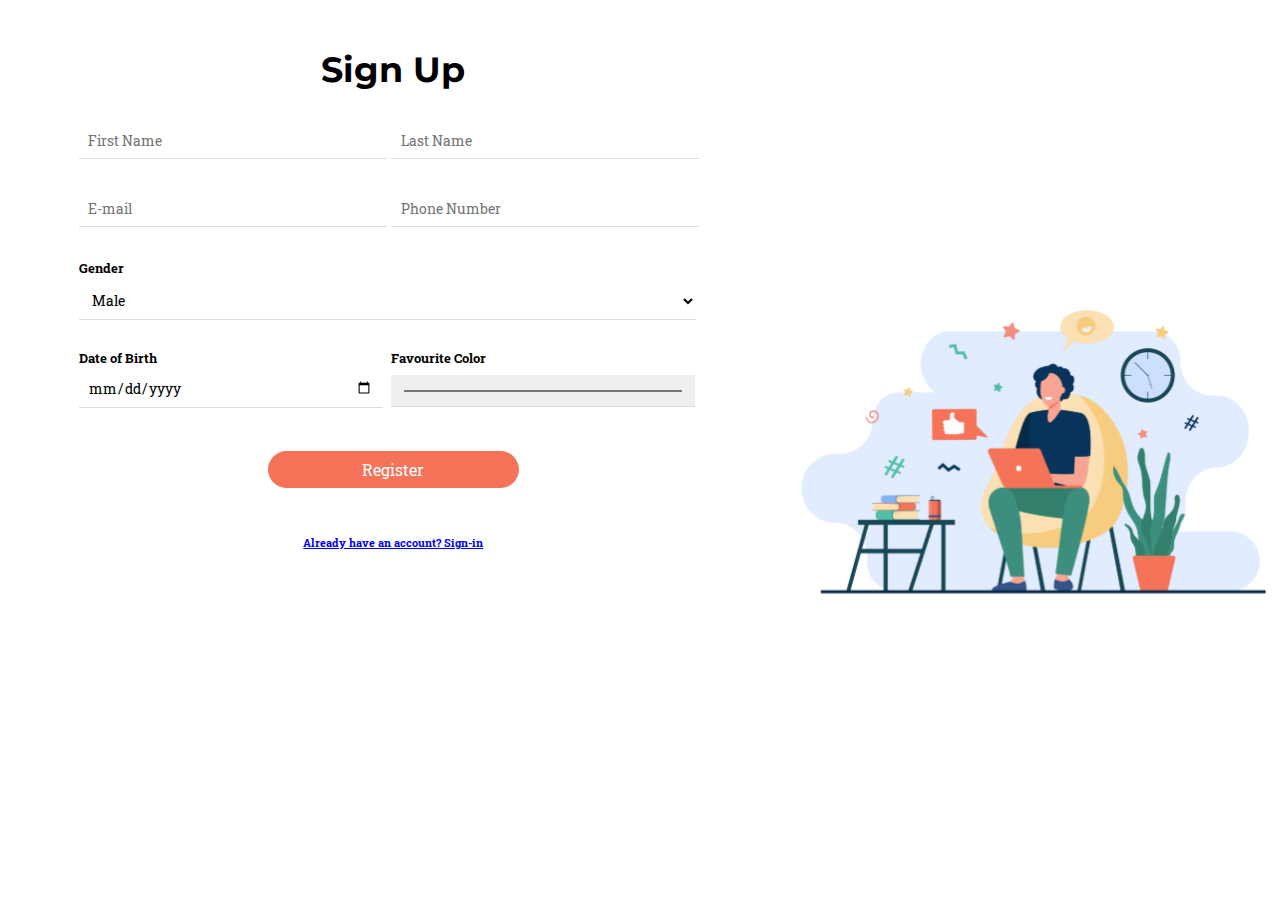
<file: index.html>
<!DOCTYPE html>
<html lang="en">
<head>
  <meta charset="UTF-8">
  <meta http-equiv="X-UA-Compatible" content="IE=edge">
  <meta name="viewport" content="width=device-width, initial-scale=1.0">
  <link rel="stylesheet" href="./Resources/CSS/style.css">
  <title>Register</title>
</head>
<body>
  <section class="registration">
    <div class="form-section">
      <h1>Sign Up</h1>

      <form action="./Resources/verify/verify.html">
        <div class="form-input">
          <input type="text" placeholder="First Name" required>
          <input type="text" placeholder="Last Name" required>
        </div>

        <div class="form-input">
          <input type="email" placeholder="E-mail" required>
          <input type="tel" placeholder="Phone Number" required>
        </div>

        <div class="form-input">
          <div class="gender-section">
            <h5 for="gender">Gender</h5>
            <select name="gender" id="gender" required>
              <option value="male">Male</option>
              <option value="female">Female</option>
              <option value="others">Others</option>
            </select>
          </div>

          <div class="DOB_color">
            <div class="date-section">
              <h5 for="date">Date of Birth</h5>
              <input class="DOB" type="date" id="date">
            </div>
  
            <div class="fav-color">
              <h5 for="">Favourite Color</h5>
              <input class="color" type="color">
            </div>
          </div>

          <div class="btn-section">
            <button class="btn" type="submit">Register</button>
          </div>
        </div>

        <div class="sign-in">
          <a href="./Resources/login/login.html">
            <h5>Already have an account? Sign-in</h5>
          </a>
        </div>
      </form>
    </div>

    <div class="image">
      <img src="./Resources/images/Register.svg" alt="">
    </div>

  </section>
</body>
</html>
</file>
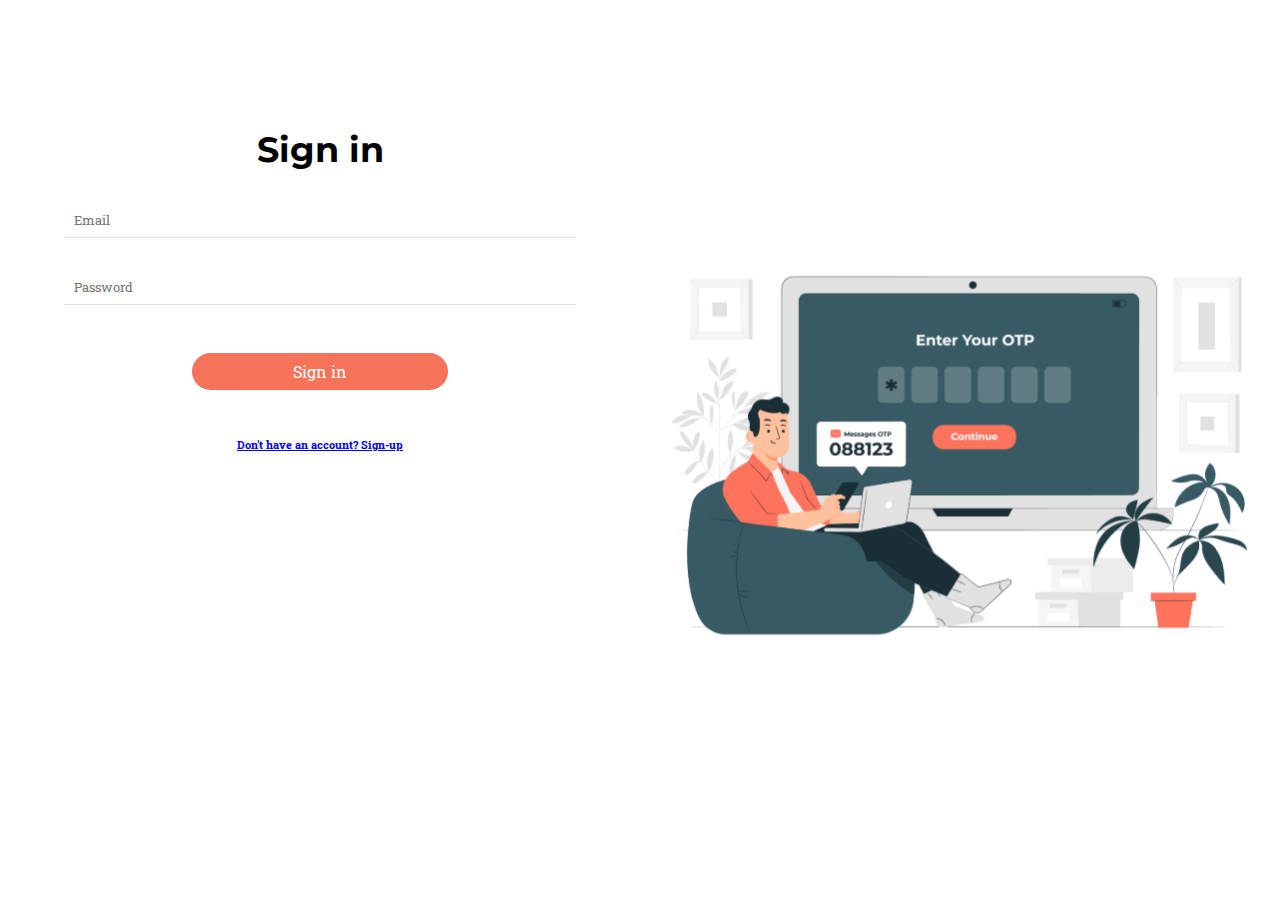
<file: Resources/login/login.html>
<!DOCTYPE html>
<html lang="en">
<head>
  <meta charset="UTF-8">
  <meta http-equiv="X-UA-Compatible" content="IE=edge">
  <meta name="viewport" content="width=device-width, initial-scale=1.0">
  <link rel="stylesheet" href="../CSS/style.css">
  <title>Sign in</title>
</head>
<body>
  <section class="login">
    <div class="login-form">
      <h1>Sign in</h1>
      <form action="../success/success.html">
        <div class="form-input2">
          <input type="email" placeholder="Email" required>
        </div>
        <div class="form-input2">
          <input type="password" placeholder="Password" pattern=".*[0-9]{8,}" title="Eight or more characters from 0-9" required>
        </div>

        <div class="btn-section">
          <button class="btn" type="submit">Sign in</button>
        </div>

        <div class="sign-in">
          <a href="../../index.html">
            <h5>Don't have an account? Sign-up</h5>
          </a>
        </div>
      </form>
    </div>

    <div class="image">
      <img src="../images/login.svg" alt="">
    </div>
  </section>
</body>
</html>
</file>
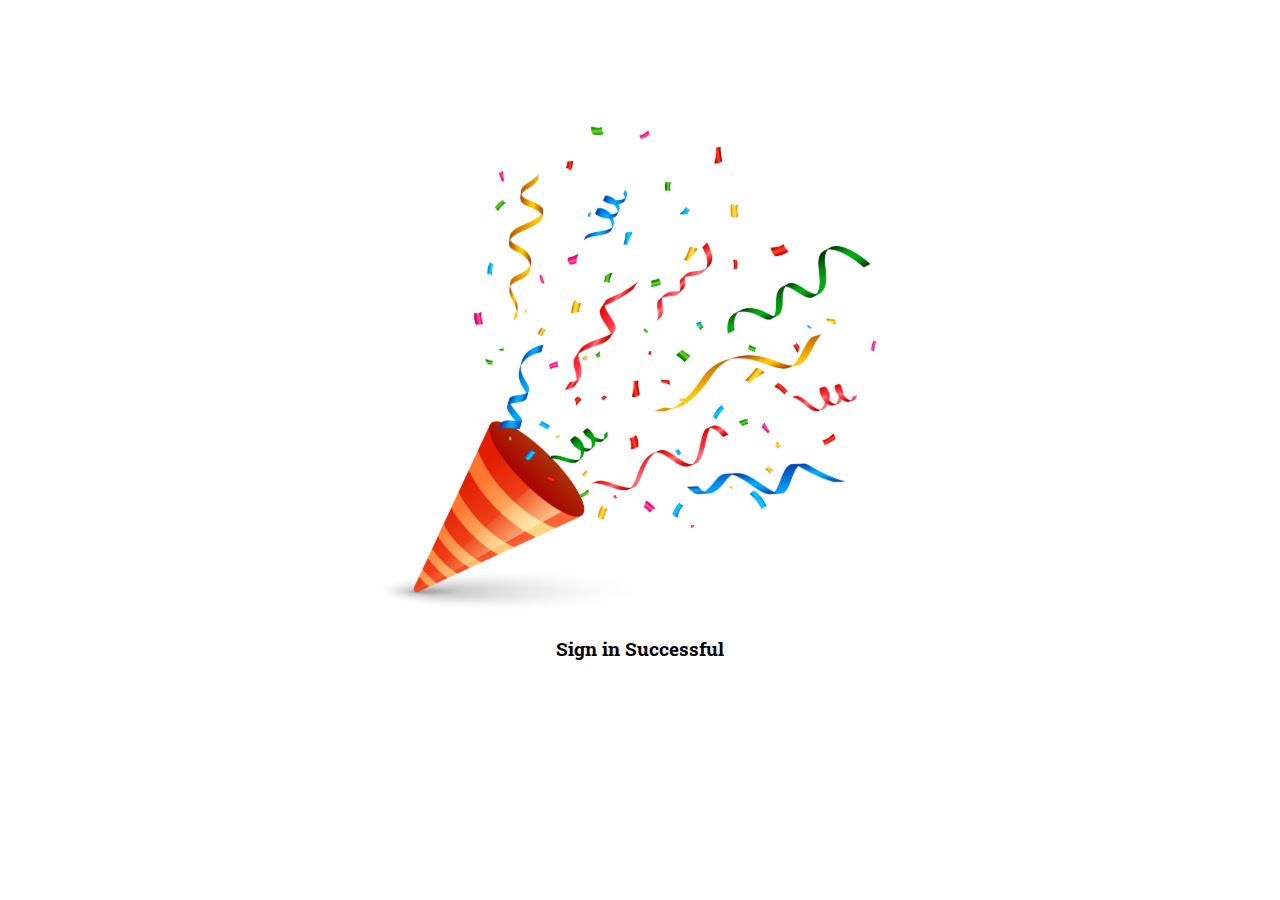
<file: Resources/success/success.html>
<!DOCTYPE html>
<html lang="en">
<head>
  <meta charset="UTF-8">
  <meta http-equiv="X-UA-Compatible" content="IE=edge">
  <meta name="viewport" content="width=device-width, initial-scale=1.0">
  <link rel="stylesheet" href="../CSS/style.css">
  <title>Login Success</title>
</head>
<body>
  <section class="success-section">
    <div>
      <div class="success-image">
        <img src="../images/congratulations.svg" alt="">
      </div>
      <div class="success-msg">
        <h2>Sign in Successful</h2>
      </div>
    </div>
  </section>
</body>
</html>
</file>
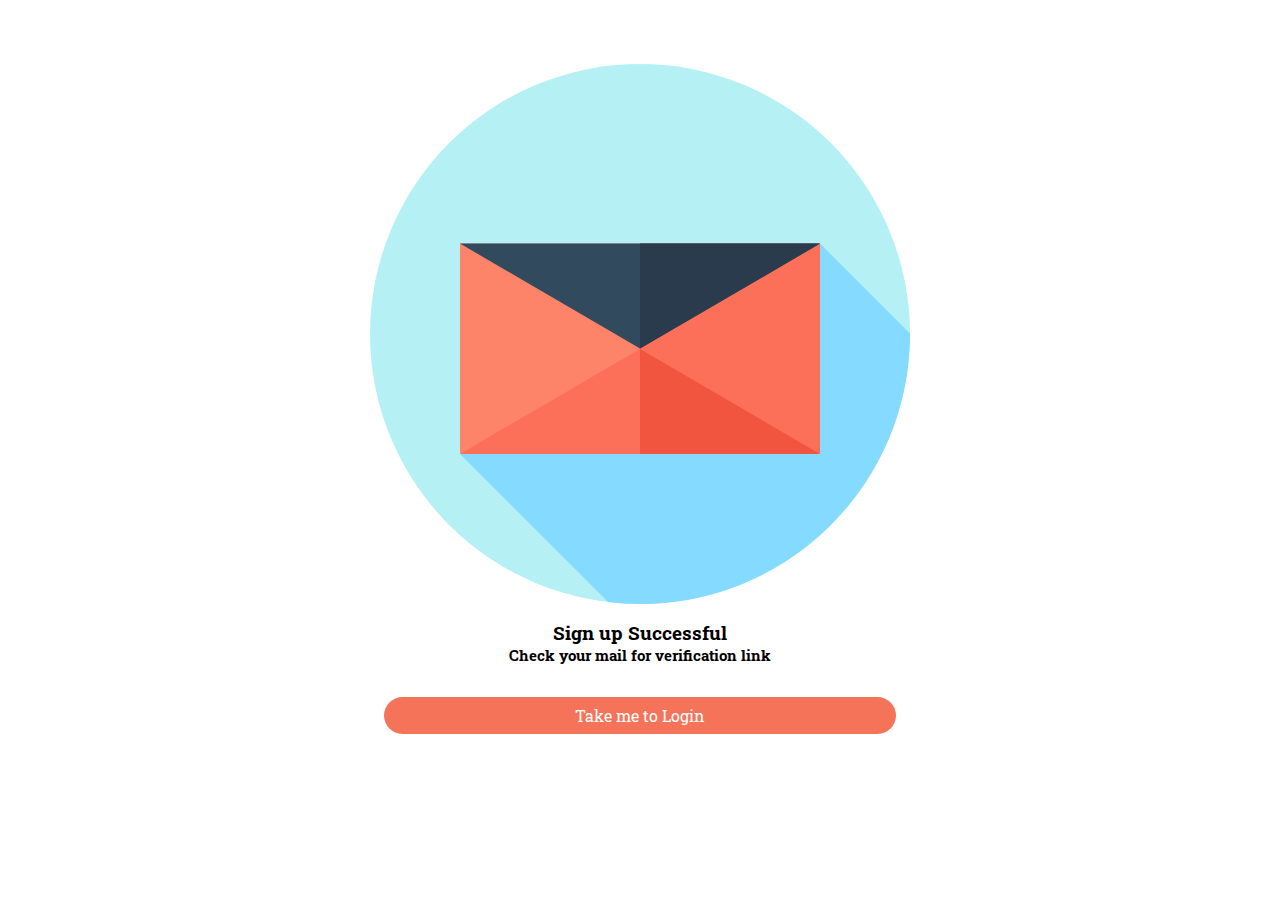
<file: Resources/verify/verify.html>
<!DOCTYPE html>
<html lang="en">
<head>
  <meta charset="UTF-8">
  <meta http-equiv="X-UA-Compatible" content="IE=edge">
  <meta name="viewport" content="width=device-width, initial-scale=1.0">
  <link rel="stylesheet" href="../CSS/style.css">
  <title>Verification</title>
</head>
<body>
  <section class="verification-section">
    <div>
      <div class="verification-img" style="margin-bottom: 1rem;">
        <img src="../images/verify.svg" alt="">
      </div>
      <div class="verification-msg">
        <h2>Sign up Successful</h2>
        <h3>Check your mail for verification link</h3>
      </div>

      <form action="../login/login.html">
        <div class="btn-section">
          <button class="btn" type="submit">Take me to Login</button>
        </div>
      </form>
    </div>
  </section>
</body>
</html>
</file>
<file: Resources/CSS/style.css>
@import url('https://fonts.googleapis.com/css2?family=Montserrat:wght@600;700&family=Roboto+Slab:wght@400;500;600&display=swap');

*{
  margin: 0;
  padding: 0;
  box-sizing: border-box;
}

body{
  font-family: 'Roboto Slab', sans-serif;
}

.image{
  display: none;
}

.form-section h1,
.login-form h1{
  width: 100%;
  text-align: center;
  padding: 3rem 0 1rem 0;
  font-size: 2.2rem;
  font-family: "Montserrat", sans-serif;
  font-weight: 700;
}

.form-input{
  width: 80%;
  margin: 0 auto;
}

input{
  width: 100%;
  padding: .5rem .6rem;
  margin: 1rem 0;
  outline: none;
  border: none;
  border-bottom: .1rem solid #ddd;
  font-family: 'Roboto Slab', sans-serif;
}

.gender-section{
  width: 100%;
  margin: 1rem 0 0 0;
}

.date-section{
  margin: .5rem 0;
}

select{
  width: 100%;
  padding: .5rem .6rem;
  margin: .3rem 0;
  outline: none;
  border: none;
  border-bottom: .1rem solid #ddd;
  background: #fff;
  font-family: 'Roboto Slab', sans-serif;
}

.DOB{
  margin: .4rem 0;
}

.sign-in{
  width: 80%;
  margin: 0 auto 2rem auto;
}

.sign-in a{
  font-size: .8rem;
  text-align: center;
}

.btn-section{
  width: 80%;
  margin: 0 auto;
}

.btn{
  width: 100%;
  padding: .5rem .6rem;
  margin: 2rem 0 3rem 0;
  outline: none;
  border: none;
  border-radius: 2rem;
  background: #f57359;
  color: #fff;
  font-size: 1rem;
  cursor: pointer;
  font-family: 'Roboto Slab', sans-serif;
}

.btn:hover{
  background: #C45C47;
  transition: all ease-in-out .3s;
}


@media (min-width: 568px){
  .form-section{
    width: 80%;
    margin: 0 auto;
  }

  .btn-section{
    width: 50%;
    margin: 0 auto;
  }
}

@media (min-width: 768px){
  .image{
    display: block;
    width: 50%;
    padding: 0 .2rem;
  }

  .image img{
    width: 100%;
    height: 99.5vh;
  }

  .registration{
    display: flex;
  }

  input{
    width: 49%;
  }

  select{
    width: 98%;
  }

  .gender-section{
    margin-bottom: 1rem;
  }

  .DOB_color{
    display: flex;
    gap: .5rem;
    width: 98%;
  }

  .date-section{
    width: 50%;
  }

  .DOB{
    width: 100%;
    margin: .2rem 0;
  }

  .fav-color{
    margin: .5rem 0;
    width: 50%;
  }

  .fav-color input{
    margin: .5rem 0 0 0;
    height: 2rem;
    padding: .7rem;
    width: 100%;
  }

  .btn-section{
    width: 60%;
  }
}

@media (min-width: 1024px){
  .form-input input,
  .form-input select{
    font-size: .9rem;
  }
}



/* Login Page */

.login{
  width: 100%;
  height: 100vh;
  margin: 5rem 0 0 0;
}

.login-form{
  width: 80%;
  margin: 0 auto;
}

@media (min-width: 768px){
  .login{
    display: flex;
    margin: 0;
  }

  .login-form{
    width: 50%;
    margin: 5rem 0 0 0;
  }

  .form-input2{
    width: 80%;
    margin: 0 auto;
  }

  .form-input2 input{
    width: 100%;
  }
}

/* Login Success Style */

.success-section,
.verification-section{
  margin: 10rem 0 0 0;
}

.success-image,
.verification-img{
  width: 70%;
  margin: 0 auto;
  height: 40vh;
}

.success-image img,
.verification-img img{
  width: 100%;
  height: 100%;
}

.success-msg,
.verification-msg{
  text-align: center;
  font-size: .8rem;
}

@media (min-width: 568px){
  .btn-section{
    width: 50%;
  }
}

@media (min-width: 768px){
  .success-section{
    margin-top: 6rem;
  }

  .verification-section{
    margin-top: 4rem;
  }

  .success-image,
  .verification-img{
    width: 80%;
    height: 60vh;
  }

  .btn-section{
    width: 40%;
  }
}
</file>
